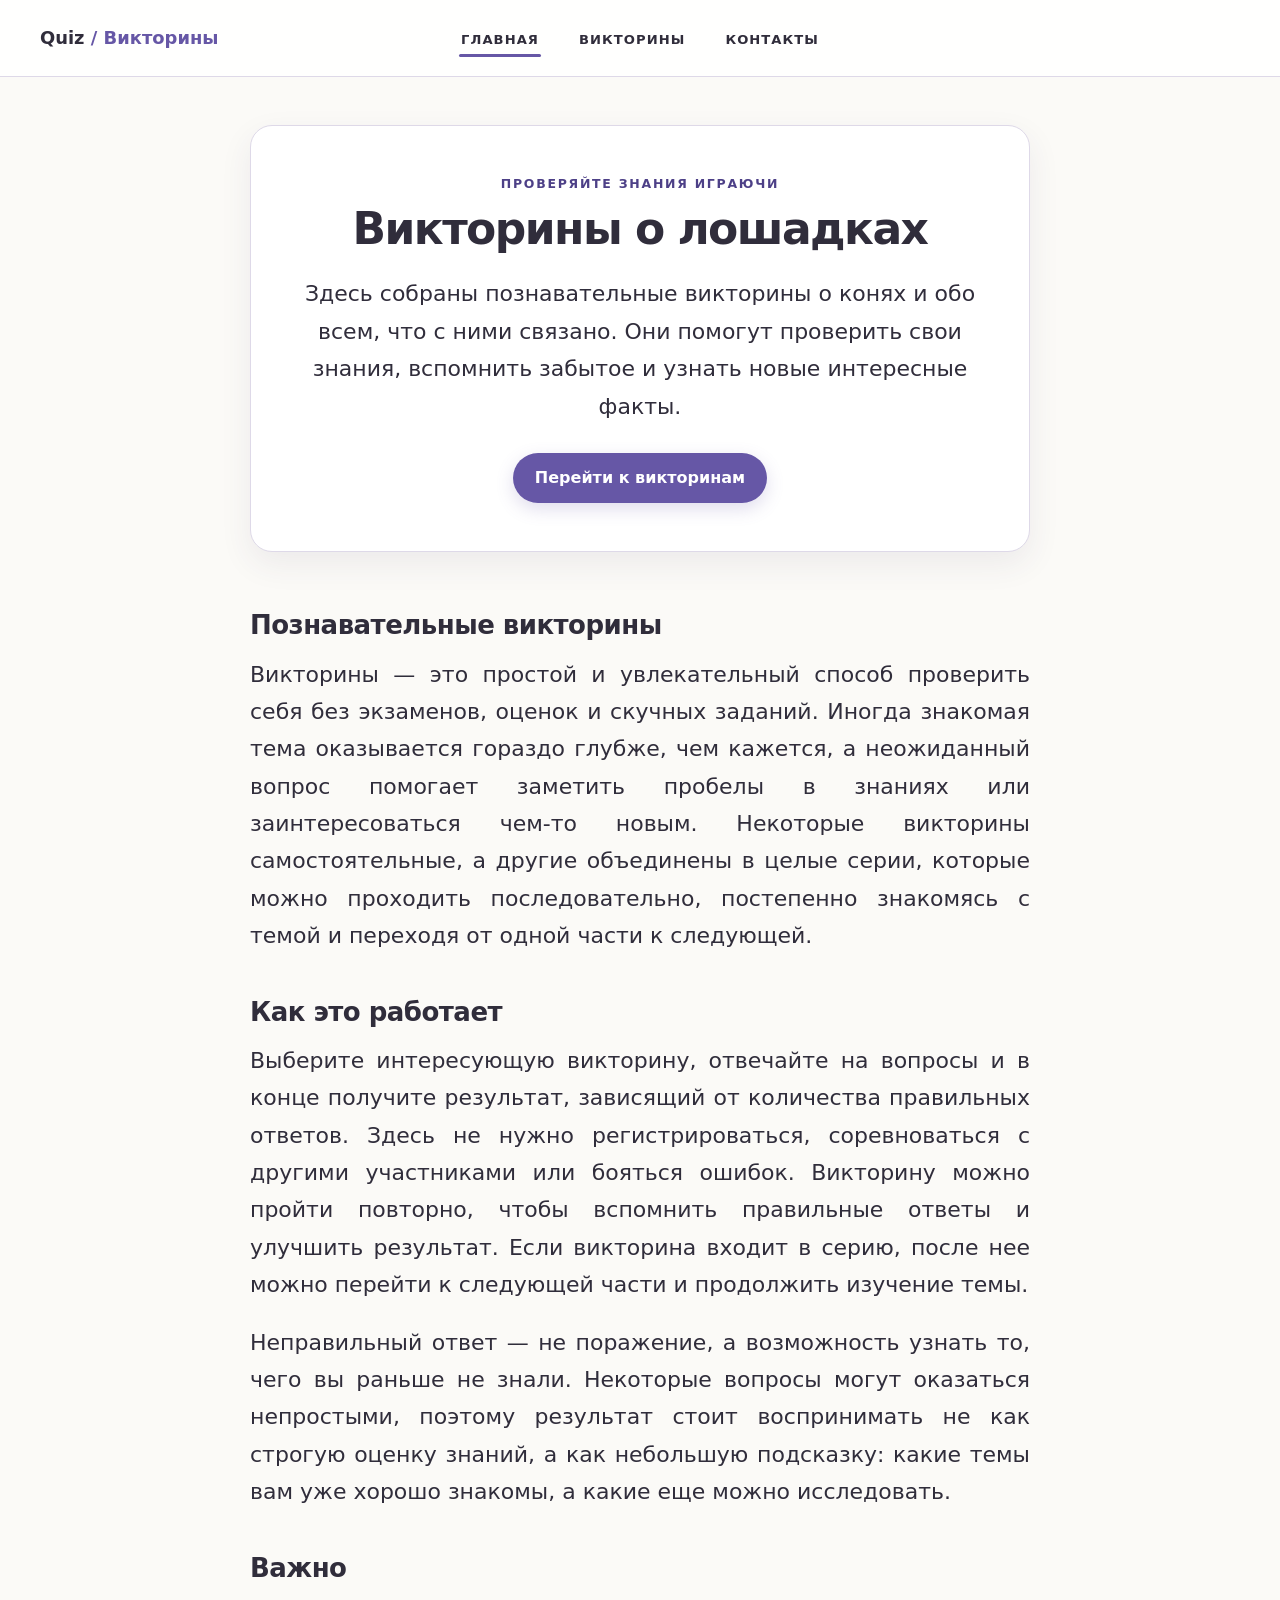
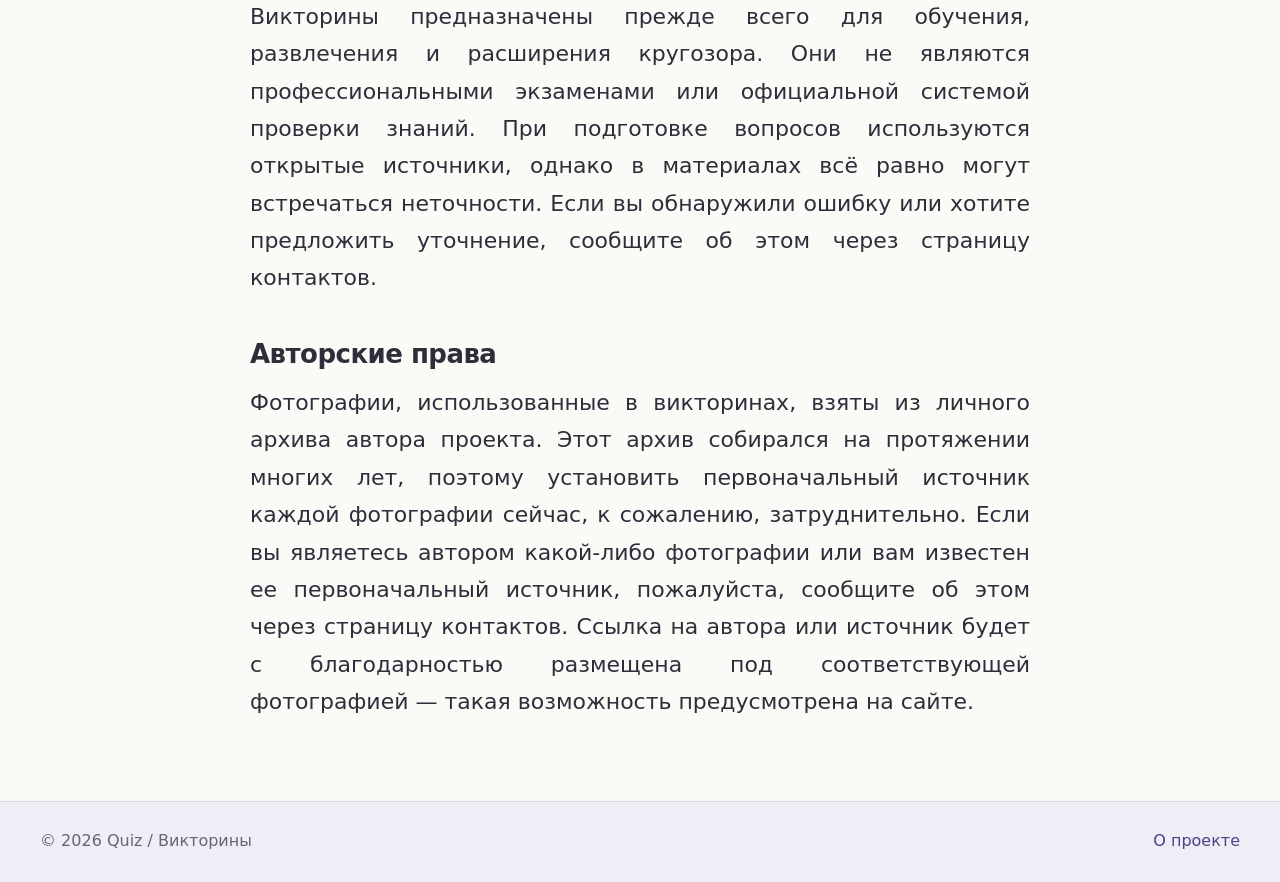
<file: index.html>
<!doctype html>
<html lang="ru">
<head>
  <meta charset="utf-8">
  <meta name="viewport" content="width=device-width, initial-scale=1">
  <meta name="description" content="Русскоязыные викторины на самые разные темы.">
  <title>Викторины о лошадках</title>
  <link rel="stylesheet" href="css/style.css">
  <script src="js/common.js" defer></script>
</head>
<body class="home-page">
  <a class="skip-link" href="#main">К основному содержимому</a>
  <header class="site-header">
    <div class="header-inner">
      <a class="brand" href="index.html" aria-label="Quiz / Викторины — главная">Quiz <span>/ Викторины</span></a>
      <button class="menu-toggle" type="button" aria-expanded="false" aria-controls="site-menu" aria-label="Открыть меню">
        <span aria-hidden="true"></span><span aria-hidden="true"></span><span aria-hidden="true"></span>
      </button>
      <nav class="site-nav" id="site-menu" aria-label="Основная навигация">
        <a href="index.html" aria-current="page">Главная</a>
        <a href="quizzes.html">Викторины</a>
        <a href="contacts.html">Контакты</a>
      </nav>
    </div>
  </header>
  <main id="main" class="home-main">
    <section class="home-intro content-narrow">
      <p class="eyebrow">Проверяйте знания играючи</p>
      <h1 class="page-title">Викторины о лошадках</h1>
      <p class="lead">Здесь собраны познавательные викторины о конях и обо всем, что с ними связано. Они помогут проверить свои знания, вспомнить забытое и узнать новые интересные факты.</p>
      <a class="button" href="quizzes.html">Перейти к викторинам</a>
    </section>

    <div class="home-copy content-narrow">
      <section aria-labelledby="educational-quizzes-title">
        <h2 id="educational-quizzes-title">Познавательные викторины</h2>
        <p>Викторины — это простой и увлекательный способ проверить себя без экзаменов, оценок и скучных заданий. Иногда знакомая тема оказывается гораздо глубже, чем кажется, а неожиданный вопрос помогает заметить пробелы в знаниях или заинтересоваться чем-то новым. Некоторые викторины самостоятельные, а другие объединены в целые серии, которые можно проходить последовательно, постепенно знакомясь с темой и переходя от одной части к следующей.</p>
      </section>

      <section aria-labelledby="how-it-works-title">
        <h2 id="how-it-works-title">Как это работает</h2>
        <p>Выберите интересующую викторину, отвечайте на вопросы и в конце получите результат, зависящий от количества правильных ответов. Здесь не нужно регистрироваться, соревноваться с другими участниками или бояться ошибок. Викторину можно пройти повторно, чтобы вспомнить правильные ответы и улучшить результат. Если викторина входит в серию, после нее можно перейти к следующей части и продолжить изучение темы.</p>
        <p>Неправильный ответ — не поражение, а возможность узнать то, чего вы раньше не знали. Некоторые вопросы могут оказаться непростыми, поэтому результат стоит воспринимать не как строгую оценку знаний, а как небольшую подсказку: какие темы вам уже хорошо знакомы, а какие еще можно исследовать.</p>
      </section>

      <section aria-labelledby="important-title">
        <h2 id="important-title">Важно</h2>
        <p>Викторины предназначены прежде всего для обучения, развлечения и расширения кругозора. Они не являются профессиональными экзаменами или официальной системой проверки знаний. При подготовке вопросов используются открытые источники, однако в материалах всё равно могут встречаться неточности. Если вы обнаружили ошибку или хотите предложить уточнение, сообщите об этом через страницу контактов.</p>
      </section>

      <section aria-labelledby="copyright-title">
        <h2 id="copyright-title">Авторские права</h2>
        <p>Фотографии, использованные в викторинах, взяты из личного архива автора проекта. Этот архив собирался на протяжении многих лет, поэтому установить первоначальный источник каждой фотографии сейчас, к сожалению, затруднительно. Если вы являетесь автором какой-либо фотографии или вам известен ее первоначальный источник, пожалуйста, сообщите об этом через страницу контактов. Ссылка на автора или источник будет с благодарностью размещена под соответствующей фотографией — такая возможность предусмотрена на сайте.</p>
      </section>
    </div>
  </main>
  <footer class="site-footer"><div class="footer-inner"><p>© <span data-current-year></span> Quiz / Викторины</p><a href="contacts.html">О проекте</a></div></footer>
</body>
</html>
</file>
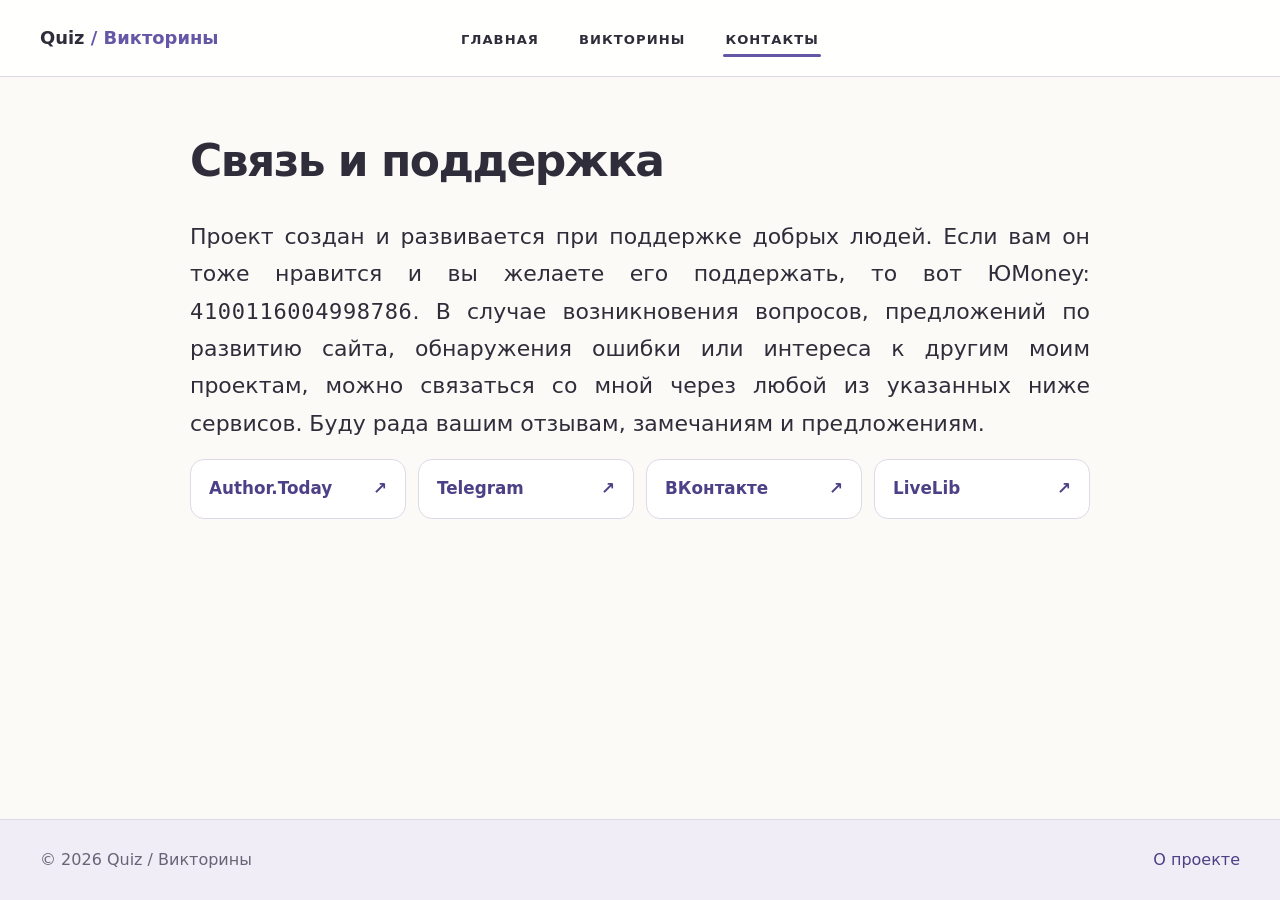
<file: contacts.html>
<!doctype html>
<html lang="ru">
<head>
  <meta charset="utf-8">
  <meta name="viewport" content="width=device-width, initial-scale=1">
  <meta name="description" content="О проекте Quiz / Викторины и контакты автора.">
  <title>О проекте «Викторины о лошадках»</title>
  <link rel="stylesheet" href="css/style.css">
  <script src="js/common.js" defer></script>
</head>
<body class="contacts-page">
  <a class="skip-link" href="#main">К основному содержимому</a>
  <header class="site-header"><div class="header-inner"><a class="brand" href="index.html" aria-label="Quiz / Викторины — главная">Quiz <span>/ Викторины</span></a><button class="menu-toggle" type="button" aria-expanded="false" aria-controls="site-menu" aria-label="Открыть меню"><span aria-hidden="true"></span><span aria-hidden="true"></span><span aria-hidden="true"></span></button><nav class="site-nav" id="site-menu" aria-label="Основная навигация"><a href="index.html">Главная</a><a href="quizzes.html">Викторины</a><a href="contacts.html" aria-current="page">Контакты</a></nav></div></header>
  <main id="main" class="page-main content-narrow">
    <header class="page-heading"><h1 class="page-title">Связь и поддержка</h1></header>
    <div class="prose">
      <div class="donate-block" aria-label="Поддержать проект через ЮMoney">
        <p class="contact-text">Проект создан и развивается при поддержке добрых людей. Если вам он тоже нравится и вы желаете его поддержать, то вот ЮMoney: <span class="copy-donate" data-copy="4100116004998786" title="Нажмите, чтобы скопировать" role="button" tabindex="0">4100116004998786</span>. В случае возникновения вопросов, предложений по развитию сайта, обнаружения ошибки или интереса к другим моим проектам, можно связаться со мной через любой из указанных ниже сервисов. Буду рада вашим отзывам, замечаниям и предложениям.</p>
      </div>
      <ul class="social-links"><li><a href="https://author.today/u/tssrkt" target="_blank" rel="noopener noreferrer">Author.Today <span class="external-mark" aria-hidden="true">↗</span></a></li><li><a href="https://t.me/tssrkt" target="_blank" rel="noopener noreferrer">Telegram <span class="external-mark" aria-hidden="true">↗</span></a></li><li><a href="https://vk.com/ada.king3d" target="_blank" rel="noopener noreferrer">ВКонтакте <span class="external-mark" aria-hidden="true">↗</span></a></li><li><a href="https://www.livelib.ru/reader/ada_king" target="_blank" rel="noopener noreferrer">LiveLib <span class="external-mark" aria-hidden="true">↗</span></a></li></ul>
      <div class="copy-message" role="status" aria-live="polite"></div>
    </div>
  </main>
  <footer class="site-footer"><div class="footer-inner"><p>© <span data-current-year></span> Quiz / Викторины</p><a href="contacts.html">О проекте</a></div></footer>
</body>
</html>
</file>
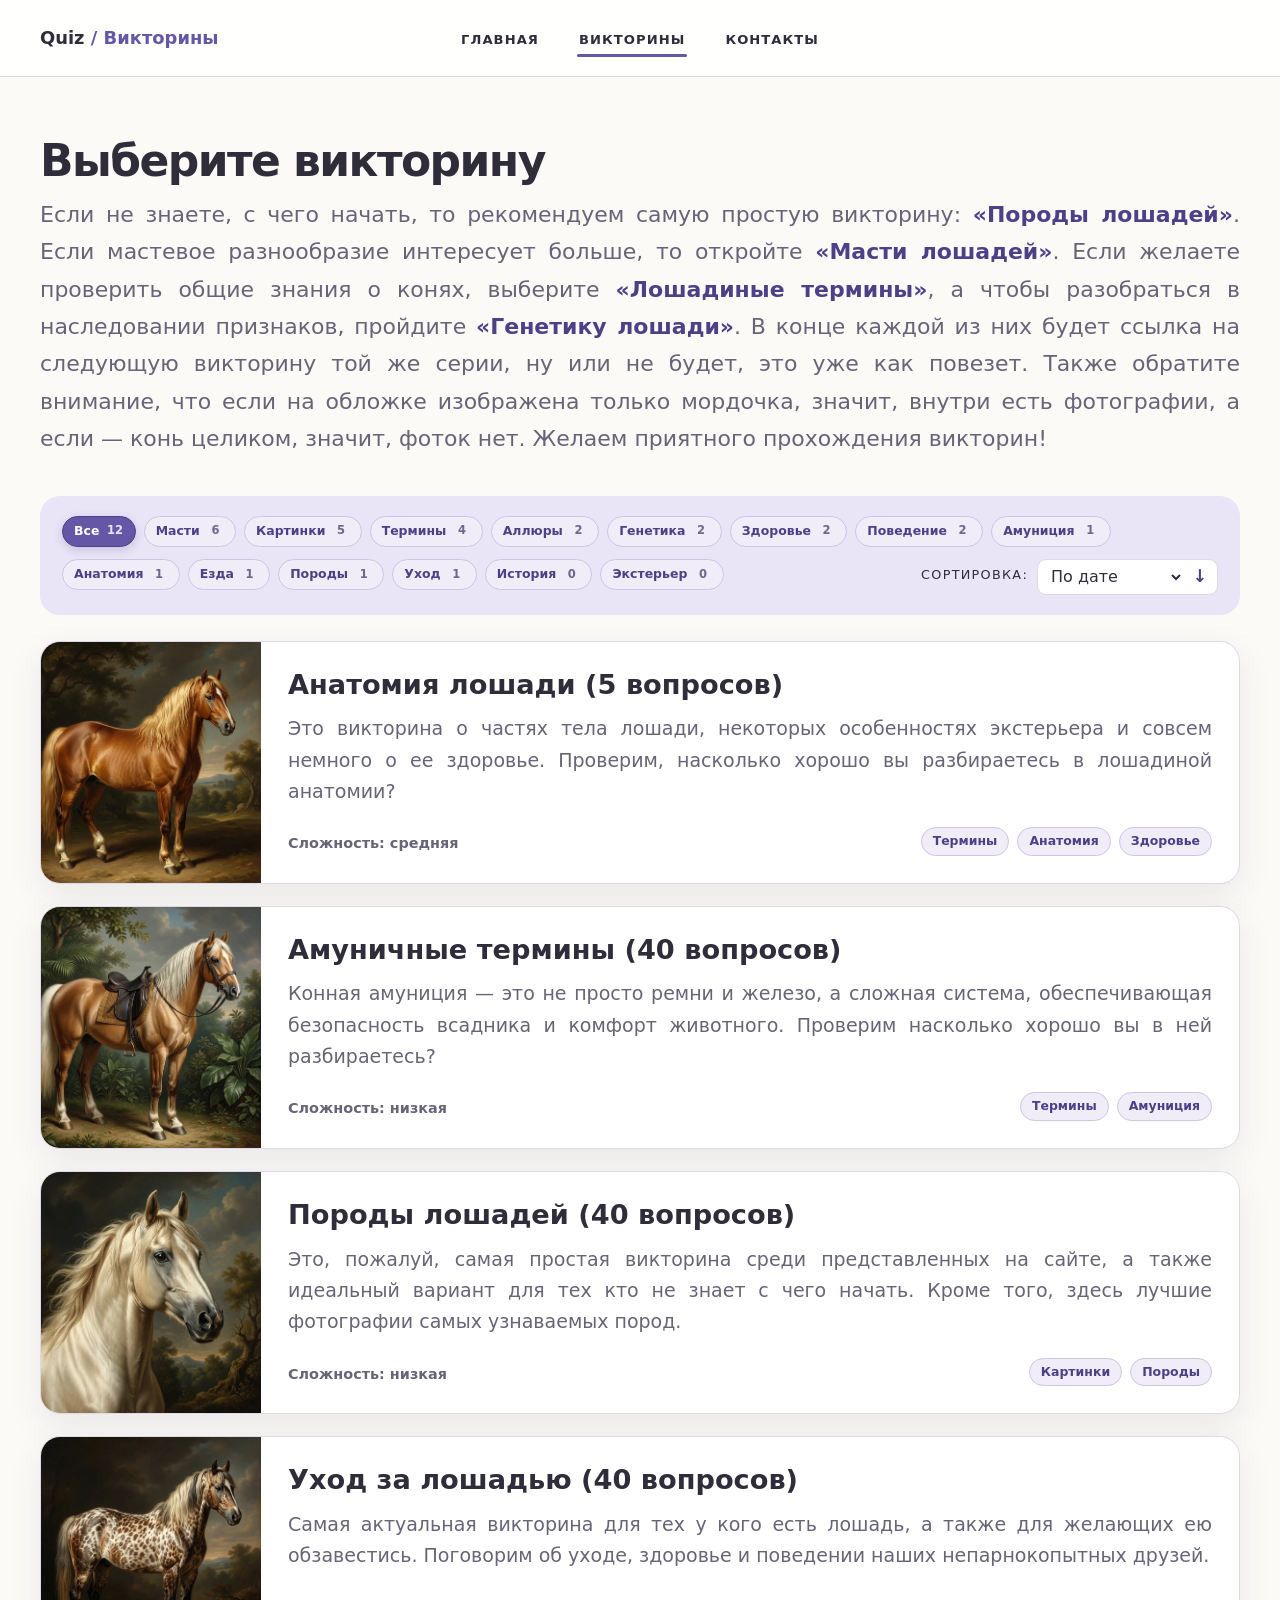
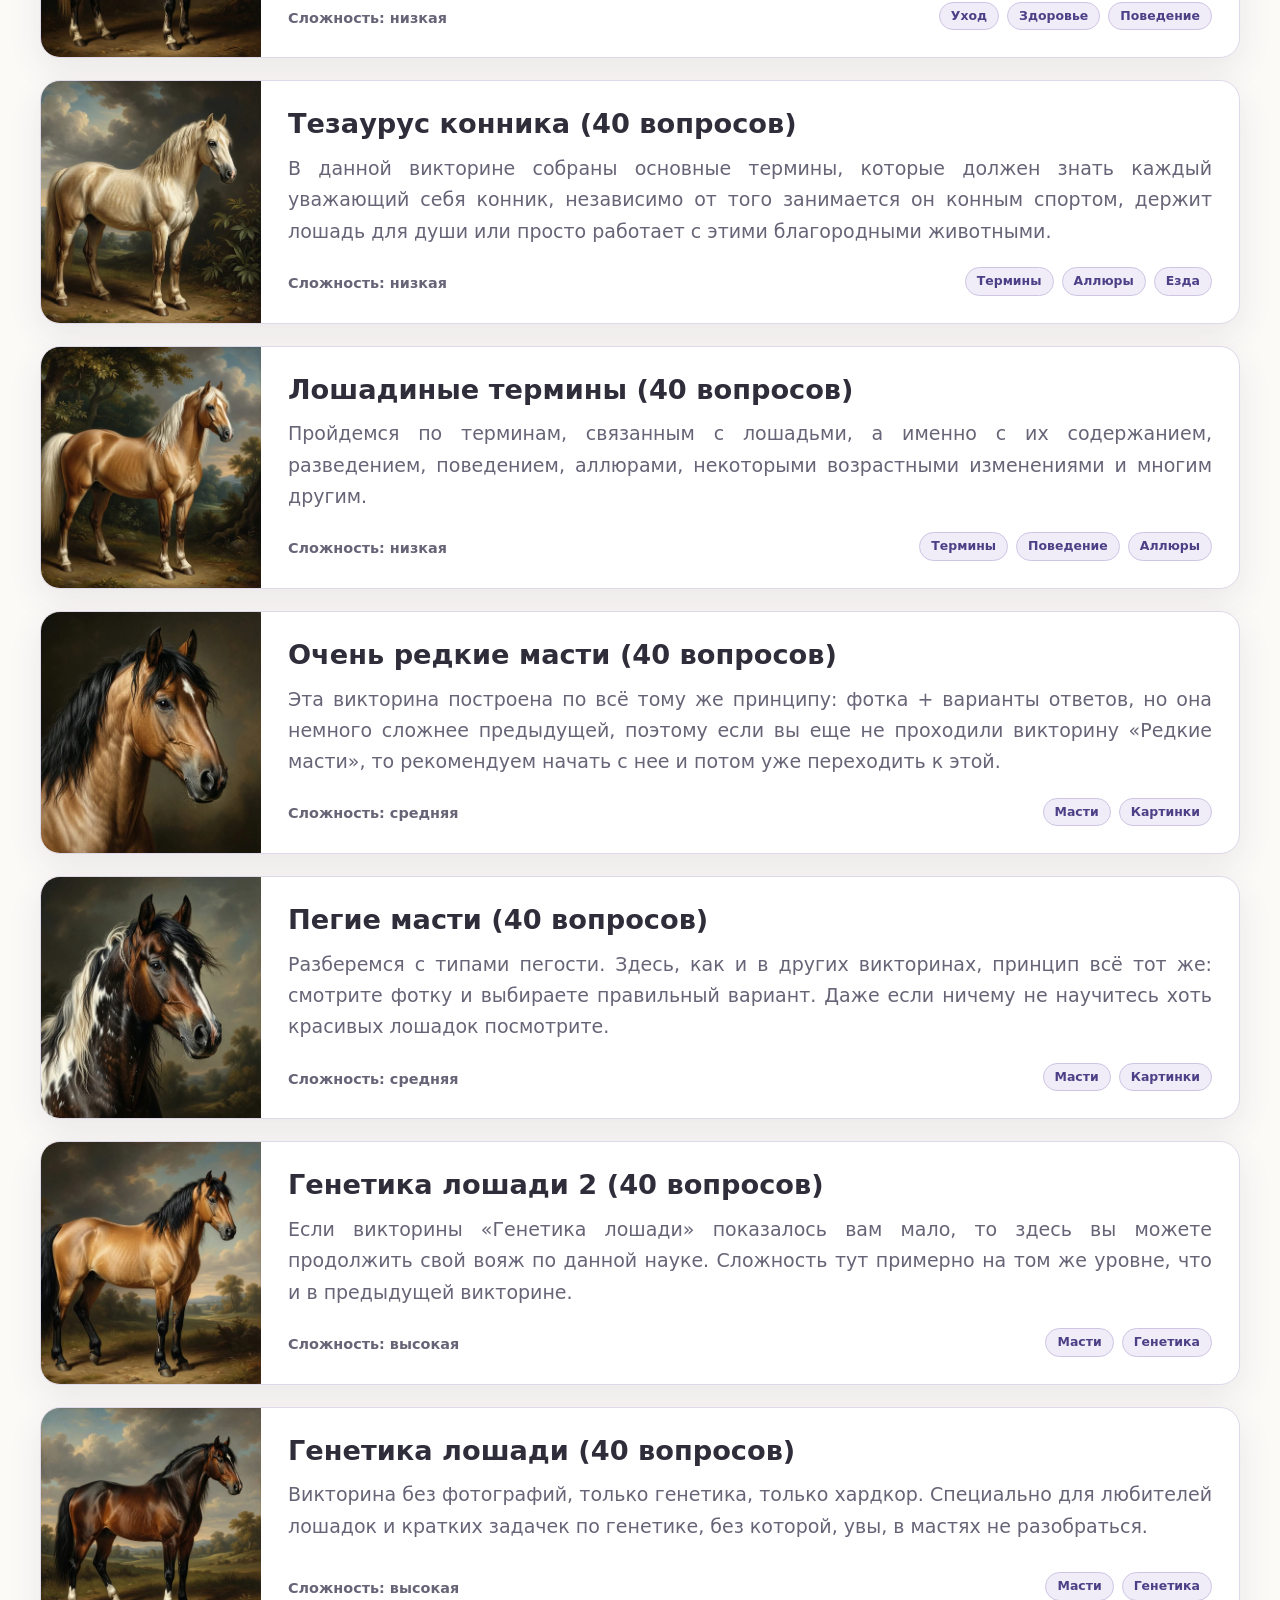
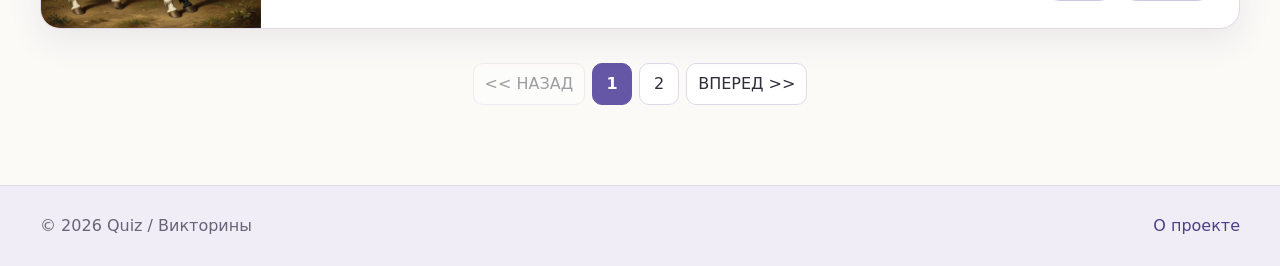
<file: quizzes.html>
<!doctype html>
<html lang="ru">
<head>
  <meta charset="utf-8">
  <meta name="viewport" content="width=device-width, initial-scale=1">
  <meta name="description" content="Каталог русскоязычных викторин.">
  <title>Викторины о лошадках</title>
  <link rel="stylesheet" href="css/style.css">
  <script src="js/common.js" defer></script>
  <script src="js/quizzes.js" defer></script>
</head>
<body>
  <a class="skip-link" href="#main">К основному содержимому</a>
  <header class="site-header">
    <div class="header-inner">
      <a class="brand" href="index.html" aria-label="Quiz / Викторины — главная">Quiz <span>/ Викторины</span></a>
      <button class="menu-toggle" type="button" aria-expanded="false" aria-controls="site-menu" aria-label="Открыть меню"><span aria-hidden="true"></span><span aria-hidden="true"></span><span aria-hidden="true"></span></button>
      <nav class="site-nav" id="site-menu" aria-label="Основная навигация">
        <a href="index.html">Главная</a><a href="quizzes.html" aria-current="page">Викторины</a><a href="contacts.html">Контакты</a>
      </nav>
    </div>
  </header>
  <main id="main" class="page-main container">
    <header class="page-heading">
      <h1 class="page-title">Выберите викторину</h1>
      <p class="catalog-intro">Если не знаете, с чего начать, то рекомендуем самую простую викторину: <a href="https://tssrkt.github.io/quiz/quiz.html?quiz=horse-breeds" target="_blank" rel="noopener noreferrer">«Породы лошадей»</a>. Если мастевое разнообразие интересует больше, то откройте <a href="https://tssrkt.github.io/quiz/quiz.html?quiz=horse-colors" target="_blank" rel="noopener noreferrer">«Масти лошадей»</a>. Если желаете проверить общие знания о конях, выберите <a href="https://tssrkt.github.io/quiz/quiz.html?quiz=horse-words" target="_blank" rel="noopener noreferrer">«Лошадиные термины»</a>, а чтобы разобраться в наследовании признаков, пройдите <a href="https://tssrkt.github.io/quiz/quiz.html?quiz=horse-genetics" target="_blank" rel="noopener noreferrer">«Генетику лошади»</a>. В конце каждой из них будет ссылка на следующую викторину той же серии, ну или не будет, это уже как повезет. Также обратите внимание, что если на обложке изображена только мордочка, значит, внутри есть фотографии, а если — конь целиком, значит, фоток нет. Желаем приятного прохождения викторин!</p>
    </header>
    <section class="catalog-tools" id="catalog-start" aria-label="Инструменты каталога">
      <div class="tag-list" id="tag-list" aria-live="polite"><span class="tag is-muted">Загрузка…</span></div>
      <div class="sort-tool"><label class="tool-title" for="sort-criterion">Сортировка:</label><div class="sort-control" id="sort-control"><select id="sort-criterion" aria-label="Критерий сортировки"><option value="date">По дате</option><option value="difficulty">По сложности</option><option value="title">По алфавиту</option></select><button class="sort-direction" type="button" data-sort-direction title="Сначала новые" aria-label="Сначала новые">↓</button></div></div>
    </section>
    <p class="catalog-status" id="catalog-status" role="status" hidden></p>
    <section aria-labelledby="quiz-list-title"><h2 class="visually-hidden" id="quiz-list-title">Список викторин</h2><div class="quiz-list" id="quiz-list" aria-live="polite" aria-busy="true"><div class="loading-card">Загружаем викторины…</div></div></section>
    <nav class="pagination" id="pagination" aria-label="Страницы каталога" hidden></nav>
  </main>
  <footer class="site-footer"><div class="footer-inner"><p>© <span data-current-year></span> Quiz / Викторины</p><a href="contacts.html">О проекте</a></div></footer>
</body>
</html>
</file>
<file: css/style.css>
:root{--bg:#fbfaf7;--surface:#fff;--ink:#302d3b;--muted:#686477;--primary:#6657a6;--primary-dark:#4d4087;--lavender:#e9e4f6;--mint:#dcefe8;--peach:#f7e5d9;--line:#ded9e8;--shadow:0 12px 34px rgba(68,56,94,.09);--radius:20px;--container:1200px;--narrow:900px}
*{box-sizing:border-box}html{scroll-behavior:smooth}body{margin:0;min-width:0;background:var(--bg);color:var(--ink);font-family:Inter,ui-sans-serif,system-ui,-apple-system,"Segoe UI",sans-serif;font-size:16px;line-height:1.65;overflow-wrap:break-word}img{display:block;max-width:100%}a{color:var(--primary-dark);text-underline-offset:.2em}button,select{font:inherit}button,a,select{outline-offset:4px}:focus-visible{outline:3px solid #9a74c5}.container,.header-inner,.footer-inner{width:min(100% - 48px,var(--container));margin-inline:auto}.content-narrow{width:min(100% - 48px,var(--narrow));margin-inline:auto}.visually-hidden{position:absolute!important;width:1px;height:1px;padding:0;margin:-1px;overflow:hidden;clip:rect(0,0,0,0);white-space:nowrap;border:0}.skip-link{position:fixed;z-index:100;left:16px;top:12px;padding:10px 16px;background:var(--ink);color:#fff;border-radius:8px;transform:translateY(-180%)}.skip-link:focus{transform:none}
.site-header{position:relative;z-index:10;background:rgba(255,255,255,.94);border-bottom:1px solid var(--line)}.header-inner{min-height:76px;display:grid;grid-template-columns:1fr auto 1fr;align-items:center;gap:24px}.brand{font-weight:800;font-size:1.12rem;text-decoration:none;color:var(--ink)}.brand span{font-weight:600;color:var(--primary)}.site-nav{grid-column:2;display:flex;gap:36px;align-items:center}.site-nav a{position:relative;padding:26px 2px 22px;color:var(--ink);font-size:.82rem;font-weight:800;letter-spacing:.08em;text-decoration:none;text-transform:uppercase}.site-nav a:hover{color:var(--primary-dark)}.site-nav a[aria-current=page]::after{content:"";position:absolute;left:0;right:0;bottom:16px;height:3px;background:var(--primary);border-radius:3px}.menu-toggle{display:none}
main{min-height:calc(100vh - 157px)}.hero{padding-block:92px 72px;text-align:center}.hero::before{content:"?";display:grid;place-items:center;width:74px;height:74px;margin:0 auto 20px;background:var(--lavender);color:var(--primary);font:800 2rem/1 serif;border-radius:24px;transform:rotate(-4deg)}h1,h2,h3{line-height:1.2;margin-top:0}h1{font-size:clamp(2.35rem,7vw,4.6rem);letter-spacing:-.045em;margin-bottom:18px}h2{font-size:clamp(1.6rem,4vw,2.35rem)}.lead{max-width:700px;margin:0 auto 28px;color:var(--muted);font-size:clamp(1.05rem,2vw,1.25rem)}.eyebrow{margin:0 0 8px;color:var(--primary-dark);font-size:.78rem;font-weight:800;letter-spacing:.14em;text-transform:uppercase}.button,.copy-button{display:inline-flex;justify-content:center;align-items:center;border:0;border-radius:999px;background:var(--primary);color:#fff;padding:12px 22px;font-weight:750;text-decoration:none;cursor:pointer;box-shadow:0 6px 18px rgba(102,87,166,.2)}.button:hover,.copy-button:hover{background:var(--primary-dark)}.section{padding-block:32px 80px}.empty-state,.error-state,.loading-card{padding:34px;border:1px dashed #bbb2d2;background:var(--surface);border-radius:var(--radius);text-align:center}.empty-state-icon{display:grid;place-items:center;width:48px;height:48px;margin:0 auto 12px;background:var(--mint);border-radius:50%;font-weight:900}.text-link{font-weight:750}.site-footer{background:#f1edf6;border-top:1px solid var(--line)}.footer-inner{min-height:80px;display:flex;justify-content:space-between;align-items:center;gap:20px}.footer-inner p{margin:0;color:var(--muted)}.site-footer .footer-inner>a,.site-footer .footer-inner>a:hover{text-decoration:none}
.page-main{padding-block:58px 80px}.page-heading{margin-bottom:38px}.page-heading h1{font-size:clamp(2.2rem,6vw,3.6rem);margin-bottom:8px}.page-heading>p:last-child{color:var(--muted);margin:0}.catalog-tools{display:flex;justify-content:space-between;align-items:end;gap:30px;padding:20px 22px;margin-bottom:26px;background:var(--lavender);border-radius:var(--radius)}.tool-title{font-size:.8rem;text-transform:uppercase;letter-spacing:.1em;margin-bottom:9px}.tag-placeholder,.quiz-tags{display:flex;flex-wrap:wrap;gap:8px}.tag{display:inline-flex;padding:3px 11px;border-radius:999px;background:#f0edf8;color:var(--primary-dark);font-size:.78rem;font-weight:700;text-decoration:none;border:1px solid #cec5e4}.tag:hover{background:#e6e0f3;border-color:#aa9dce}.tag.is-static,.tag.is-muted{pointer-events:none}.tag.is-muted{background:#eee;color:var(--muted)}.sort-placeholder{display:grid;grid-template-columns:auto auto;align-items:center;gap:2px 10px}.sort-placeholder label{font-size:.78rem;font-weight:800}.sort-placeholder select{padding:7px 28px 7px 10px;border:1px solid var(--line);border-radius:9px;background:#fff;color:var(--muted)}.sort-placeholder small{grid-column:2;color:var(--muted)}.quiz-list{display:grid;gap:22px}.quiz-card{display:grid;grid-template-columns:220px minmax(0,1fr);min-height:220px;background:var(--surface);border:1px solid var(--line);border-radius:var(--radius);overflow:hidden;box-shadow:var(--shadow)}.quiz-cover{aspect-ratio:1;background:var(--peach)}.quiz-cover img{width:100%;height:100%;object-fit:cover}.cover-placeholder{height:100%;display:grid;place-content:center;text-align:center;color:#865c4e;background:linear-gradient(145deg,var(--peach),#f3dcd5)}.cover-placeholder span{font:800 4rem/1 Georgia,serif}.cover-placeholder small{font-weight:900;letter-spacing:.2em;text-transform:uppercase}.quiz-card-body{min-width:0;display:flex;flex-direction:column;justify-content:space-between;padding:27px}.quiz-card h3{margin-bottom:12px;font-size:clamp(1.25rem,3vw,1.7rem)}.quiz-card h3 span{font-weight:500;color:var(--muted);font-size:.8em}.quiz-card p{margin:0;color:var(--muted)}.quiz-tags{padding-top:20px}.pagination-placeholder{display:flex;justify-content:center;align-items:center;gap:18px;margin-top:34px;color:var(--muted)}.pagination-placeholder button{padding:7px 12px;border:1px solid var(--line);border-radius:9px;background:#fff}.error-state{border-color:#d9a6a6;background:#fff7f6}.error-state p{margin-bottom:0}
.prose{font-size:1.05rem}.prose>p{margin-block:0 26px}.contact-text{font-size:calc(1.05rem + 3px)}.donate-block{margin:-8px 0 0}.donate-block .contact-text{margin:0}.prose>.contact-text{margin:0}.copy-donate{display:inline;padding:0;color:inherit;background:transparent;border:0;font-family:ui-monospace,SFMono-Regular,Consolas,monospace;font-size:inherit;letter-spacing:.03em;white-space:nowrap;cursor:pointer}.copy-donate:hover,.copy-donate:focus-visible{color:inherit;font-weight:800;outline:none}.copy-message{margin-top:8px;color:var(--muted);font-size:.88rem;font-weight:700;text-align:center}.copy-message:empty{display:none}.contacts-page main{min-height:0}.social-links{display:grid;grid-template-columns:repeat(4,minmax(140px,1fr));gap:12px;padding:0;overflow:visible;list-style:none}.social-links a{display:flex;justify-content:space-between;padding:15px 18px;border:1px solid var(--line);border-radius:14px;background:var(--surface);font-weight:750;text-decoration:none}.social-links a:hover,.social-links a:focus-visible{border-color:#aca1ca;box-shadow:var(--shadow)}
@media(max-width:768px){.container,.header-inner,.footer-inner,.content-narrow{width:min(100% - 32px,var(--container))}.header-inner{display:flex;justify-content:space-between;min-height:66px}.menu-toggle{display:grid;place-content:center;gap:5px;width:44px;height:44px;border:1px solid var(--line);border-radius:12px;background:#fff;cursor:pointer}.menu-toggle span{display:block;width:22px;height:2px;background:var(--ink);border-radius:2px;transition:transform .2s,opacity .2s}.menu-toggle[aria-expanded=true] span:nth-child(1){transform:translateY(7px) rotate(45deg)}.menu-toggle[aria-expanded=true] span:nth-child(2){opacity:0}.menu-toggle[aria-expanded=true] span:nth-child(3){transform:translateY(-7px) rotate(-45deg)}.site-nav{display:none;position:absolute;top:58px;right:16px;width:min(280px,calc(100vw - 32px));padding:10px;background:#fff;border:1px solid var(--line);border-radius:16px;box-shadow:var(--shadow)}.site-nav.is-open{display:grid}.site-nav a{padding:13px 15px;border-radius:10px}.site-nav a[aria-current=page]{background:var(--lavender)}.site-nav a[aria-current=page]::after{display:none}.hero{padding-block:58px 50px}.page-main{padding-block:40px 64px}.sort-placeholder{align-self:start}.quiz-card{grid-template-columns:150px minmax(0,1fr);min-height:150px}.quiz-card-body{padding:20px}.footer-inner{padding-block:18px}.social-links{grid-template-columns:repeat(4,minmax(140px,1fr));padding:12px 24px 32px;overflow-x:auto;overflow-y:hidden;overscroll-behavior-x:contain;scrollbar-width:thin}}
@media(max-width:520px){.brand span{display:none}.quiz-card{grid-template-columns:1fr}.quiz-cover{width:100%;max-height:260px}.quiz-card-body{min-height:210px}.pagination-placeholder{gap:8px;font-size:.86rem}.copy-button{margin-left:0}.footer-inner{align-items:flex-start;flex-direction:column;justify-content:center;gap:5px}}
@media(prefers-reduced-motion:reduce){html{scroll-behavior:auto}*,*::before,*::after{animation-duration:.01ms!important;animation-iteration-count:1!important;transition-duration:.01ms!important}}

/* Полноценные инструменты каталога */
.catalog-tools{align-items:flex-end;flex-wrap:wrap}.tag-tool{min-width:0;flex:1 1 540px}.tag-scroll-shell,.tag-viewport{min-width:0}.tag-viewport{max-width:100%}.tag-list{display:flex;flex-wrap:wrap;gap:8px;width:100%;padding:2px}.catalog-tag{display:inline-flex;align-items:center;gap:7px;min-height:31px;padding:3px 11px;border:1px solid #cec5e4;border-radius:999px;background:#f0edf8;color:var(--primary-dark);font-family:inherit;font-size:.78rem;font-weight:700;line-height:1.35;white-space:nowrap;cursor:pointer}.catalog-tag:hover{background:#e6e0f3;border-color:#aa9dce}.catalog-tag small{min-width:1.5em;color:#71668f;font-size:.72rem;font-weight:650;text-align:center}.catalog-tag.is-active{border-color:var(--primary-dark);background:var(--primary);color:#fff;box-shadow:0 3px 10px rgba(77,64,135,.2)}.catalog-tag.is-active small{color:#e8e3f8}.sort-tool{display:flex;flex:0 0 auto;align-items:center;flex-wrap:wrap;gap:9px;margin-left:auto}.sort-tool>.tool-title{margin:0}.sort-control{display:inline-flex;align-items:center;gap:0;padding:1px;background:#fff;border:1px solid var(--line);border-radius:9px}.sort-control select{width:132px;min-height:34px;padding:5px 20px 5px 8px;border:0;border-radius:7px;background:#fff;color:var(--ink);font:inherit;cursor:pointer}.sort-direction{display:grid;place-items:center;min-width:32px;min-height:32px;padding:0;border:0;border-radius:7px;background:transparent;color:var(--primary-dark);font-size:1.1rem;font-weight:900;cursor:pointer}.sort-direction:hover,.sort-direction:focus-visible{background:var(--lavender)}.catalog-status{margin:-10px 0 22px;padding:10px 14px;border-radius:10px;background:#fff5df;color:#67532c;font-size:.9rem}.quiz-card{position:relative}.quiz-card-link{position:absolute;z-index:1;inset:0;border-radius:inherit}.quiz-card-link:focus-visible{outline:4px solid #9a74c5;outline-offset:-5px}.quiz-cover,.quiz-card-body{position:relative}.quiz-tags{position:relative;z-index:2;justify-content:flex-end;align-self:flex-end}.quiz-tags .tag{font-family:inherit;cursor:pointer}.quiz-card h3,.quiz-card p{overflow-wrap:anywhere}.pagination{display:flex;justify-content:center;align-items:center;flex-wrap:wrap;gap:7px;margin-top:34px}.pagination[hidden]{display:none}.pagination button{min-width:40px;min-height:40px;padding:7px 11px;border:1px solid var(--line);border-radius:10px;background:#fff;color:var(--ink);cursor:pointer}.pagination button:hover:not(:disabled){border-color:var(--primary);color:var(--primary-dark)}.pagination button.is-active{border-color:var(--primary);background:var(--primary);color:#fff;font-weight:800}.pagination button:disabled{opacity:.45;cursor:default;pointer-events:none}.pagination-ellipsis{padding-inline:4px;color:var(--muted)}

@media(max-width:768px){.catalog-tools{gap:20px}.quiz-tags{justify-content:flex-end;align-self:flex-end}}
@media(max-width:520px){.quiz-card{grid-template-columns:108px minmax(0,1fr);min-height:150px}.quiz-cover{width:auto;max-height:none;align-self:start}.quiz-card-body{min-height:150px;padding:15px}.quiz-card h3{font-size:1.05rem}.quiz-card p{font-size:.9rem;line-height:1.5}.quiz-card .quiz-card-description{font-size:calc(.9rem + 3px)}.quiz-card-meta{align-items:flex-start;gap:9px;padding-top:13px}.quiz-tags{gap:5px;padding-top:13px}.quiz-tags .tag{padding:2px 8px;font-size:.72rem}.pagination{gap:5px}.pagination button{min-width:36px;min-height:36px;padding:5px 8px}.pagination button span{position:absolute;width:1px;height:1px;overflow:hidden;clip:rect(0,0,0,0);white-space:nowrap}}

/* Страница прохождения */
.preview-banner{margin-bottom:20px;padding:13px 18px;border:1px solid #d39b3c;border-radius:12px;background:#fff1cf;color:#654716;font-weight:800}.quiz-intro,.question-card,.result-card{padding:clamp(24px,5vw,48px);border:1px solid var(--line);border-radius:var(--radius);background:var(--surface);box-shadow:var(--shadow)}.quiz-intro{text-align:center}.quiz-intro h1,.result-card h1{font-size:clamp(2rem,6vw,3.4rem)}.quiz-progress{display:flex;align-items:center;justify-content:space-between;gap:18px;margin-bottom:24px;color:var(--muted);font-weight:700}.quiz-progress>span{flex:0 0 auto;white-space:nowrap}.quiz-progress progress{flex:1 1 auto;width:auto;min-width:0;accent-color:var(--primary)}.question-image{width:800px;max-width:100%;margin:0 auto 25px}.question-image img{width:800px;max-width:100%;height:auto;border-radius:15px;background:var(--peach)}.question-image figcaption{width:100%;margin-top:6px;color:var(--muted);font-size:.78rem;text-align:right}.question-card h1{font-size:clamp(1.45rem,4vw,2.2rem)}.answer-option{display:flex;align-items:flex-start;gap:12px;padding:13px 16px;margin-top:10px;border:1px solid var(--line);border-radius:13px;background:#fff;cursor:pointer}.answer-option:has(input:focus-visible){outline:3px solid #9a74c5;outline-offset:2px}.answer-option input{margin-top:.38em;accent-color:var(--primary)}.answer-option.is-correct{border-color:#5c9a75;background:#e6f4eb}.answer-option.is-wrong{border-color:#bd7777;background:#fae8e8}.answer-submit{margin-top:22px}.answer-feedback{margin-top:22px;padding:18px;border-radius:14px;background:var(--lavender)}.answer-feedback p{margin:7px 0 17px}.result-card{text-align:center}.result-actions{display:flex;justify-content:center;flex-wrap:wrap;gap:12px;margin-top:26px}.button-secondary{background:#fff;color:var(--primary-dark);border:1px solid var(--primary)}
.quiz-card-description{font-size:calc(1rem + 3px)}.quiz-card-meta{position:relative;z-index:2;display:flex;align-items:flex-end;justify-content:space-between;flex-wrap:wrap;gap:12px 24px;padding-top:20px}.quiz-card-difficulty{flex:0 0 auto;color:var(--muted);font-size:.9rem;font-weight:700}.quiz-card-meta .quiz-tags{padding-top:0}
.quiz-card{grid-template-columns:220px minmax(0,1fr);max-height:440px}.quiz-cover{width:220px;height:100%;min-height:220px;aspect-ratio:auto}.quiz-cover img{width:100%;height:100%;object-fit:cover;object-position:right center}.cover-placeholder{min-height:100%}@media(max-width:700px){.quiz-card{grid-template-columns:1fr;max-height:none}.quiz-cover{width:100%;height:auto;min-height:0;aspect-ratio:1}.quiz-cover img{object-position:center}.quiz-card-body{min-height:0}}
.quiz-intro-cover{width:min(320px,100%);aspect-ratio:1;margin:0 auto 24px;border-radius:18px;object-fit:cover}.quiz-intro-actions,.share-actions{display:flex;justify-content:center;flex-wrap:wrap;gap:10px}.quiz-name{margin:0 0 12px;color:var(--primary-dark);font-weight:800}.answer-list{display:grid;gap:10px}.answer-option{width:100%;align-items:center;margin:0;text-align:left;font:inherit;transition:background-color .15s ease,border-color .15s ease,color .15s ease}.answer-option:disabled{color:var(--ink);cursor:default;opacity:1}.answer-option:not(:disabled):not(.is-correct):not(.is-wrong):focus-visible{border-color:#aaa0d2;background:#f0edff;color:var(--ink);outline:3px solid #9a74c5;outline-offset:2px}.answer-icon{display:inline-grid;flex:0 0 24px;place-items:center;width:24px;height:24px;border:2px solid currentColor;border-radius:50%;font-weight:900}.answer-option.is-correct{color:#285d3c}.answer-option.is-wrong{color:#7d3030}.answer-feedback.is-success{background:#e6f4eb;color:#285d3c}.answer-feedback.is-error{background:#fae8e8;color:#642929}.answer-feedback-placeholder{min-height:1px}.share-actions{margin-top:24px}.result-card .button{border:1px solid var(--primary);background:#fff;color:var(--primary-dark);box-shadow:none}.result-card .button:hover,.result-card .button:focus-visible{border-color:var(--primary-dark);background:var(--primary-dark);color:#fff}.share-status{min-height:1.6em;color:var(--primary-dark);font-weight:750}.copy-helper{position:fixed;left:-9999px;opacity:0}.confetti-layer{position:fixed;z-index:1000;inset:0;overflow:hidden;pointer-events:none}.confetti-piece{position:absolute;top:-20px;left:var(--x);width:9px;height:15px;border-radius:2px;animation:confetti-fall 900ms ease-out var(--delay) forwards}.confetti-0{background:#6657a6}.confetti-1{background:#6ea98c}.confetti-2{background:#d28b71}.confetti-3{background:#d1aa45}@keyframes confetti-fall{to{transform:translateY(70vh) rotate(var(--spin));opacity:0}}
.result-summary{margin:14px 0 0;color:#6F5878;font-size:clamp(1.35rem,4vw,2rem);font-weight:850}.result-recommendation{max-width:760px;margin:22px auto 0;padding:clamp(18px,4vw,26px);border:1px solid var(--line);border-radius:16px;background:var(--lavender);font-size:calc(1rem + 5px);text-align:left}.result-recommendation p{margin:0}.result-recommendation__articles{display:block;width:max-content;max-width:100%;margin:20px auto 0;padding:5px 9px;color:var(--primary-dark);font-size:clamp(calc(1.15rem + 2px),calc(3vw + 2px),calc(1.4rem + 2px));font-weight:900;text-align:center;text-decoration:none;transition:transform .16s ease,filter .16s ease}.result-recommendation__articles-content{display:inline-flex;align-items:center}.result-recommendation__articles:focus-visible{outline:none;transform:translateY(-2px);filter:drop-shadow(0 3px 7px rgba(255,255,255,.85))}.share-status:empty{display:none}.share-status:not(:empty){margin:12px 0 0}.share-status:empty+.result-actions{margin-top:10px}
.next-quiz{margin-top:30px;text-align:center}.next-quiz__label{margin:0 0 5px;color:#6F5878;font-size:.78rem;font-weight:800;letter-spacing:.14em;text-transform:uppercase}.next-quiz__link{display:inline-block;max-width:100%;padding:4px 8px;color:var(--primary-dark);font-size:clamp(1.05rem,2.5vw,1.25rem);font-weight:850;line-height:1.35;text-decoration:none;transition:transform .16s ease,filter .16s ease}.next-quiz__link span{display:inline-block}.next-quiz__link:focus-visible{outline:none;transform:translateY(-2px);filter:drop-shadow(0 3px 7px rgba(255,255,255,.85))}
@media(hover:hover) and (pointer:fine){.result-recommendation__articles:hover{transform:translateY(-2px);filter:drop-shadow(0 3px 7px rgba(255,255,255,.85))}}
@media(hover:hover) and (pointer:fine){.next-quiz__link:hover{transform:translateY(-2px);filter:drop-shadow(0 3px 7px rgba(255,255,255,.85))}}
@media(hover:hover) and (pointer:fine){.answer-option:not(:disabled):not(.is-correct):not(.is-wrong):hover{border-color:#aaa0d2;background:#f0edff;color:var(--ink)}}
.content-narrow.quiz-layout-wide{width:min(100% - 32px,1400px)}.question-card--with-image{padding:32px}.question-layout{display:grid;grid-template-columns:minmax(0,800px);justify-content:center;align-items:start;gap:32px}.question-layout .question-image{margin:0 auto}.question-content{width:min(800px,100%);min-width:0;overflow-wrap:anywhere}.question-card:not(.question-card--with-image) .question-content{width:100%}.question-content .answer-option{width:100%;min-width:0}.question-content .answer-feedback{overflow-wrap:anywhere}@media(min-width:1432px){.question-layout{grid-template-columns:800px 500px}.question-content{width:500px;max-width:100%}}
.answer-option>span:not(.answer-icon):not(.visually-hidden),.answer-feedback>strong,.answer-feedback>p{font-size:calc(1rem + 3px)}
@media(max-width:520px){.quiz-progress{align-items:stretch;flex-direction:column;gap:8px}.quiz-progress progress{width:100%}.question-card,.quiz-intro,.result-card{padding:20px}.share-actions,.result-actions,.quiz-intro-actions{align-items:stretch;flex-direction:column}.share-actions .button,.result-actions .button,.quiz-intro-actions .button{width:100%}}

/* Главная страница */
.page-title,h1.page-title{font-family:inherit;font-size:clamp(2.25rem,5vw,2.75rem);font-weight:700;line-height:1.2;letter-spacing:-.035em}.home-page .home-main{padding-bottom:80px}.home-page .home-intro{width:min(100% - 48px,780px);margin-top:48px;margin-bottom:58px;padding:48px 36px;border:1px solid var(--line);border-radius:22px;background:var(--surface);box-shadow:0 12px 32px rgba(68,56,94,.08);text-align:center}.home-page .home-intro .page-title{margin-bottom:20px}.home-page .home-intro .lead{max-width:100%;color:var(--ink);font-size:1.375rem;font-weight:400;line-height:1.7}.home-page .home-copy{max-width:780px}.home-page .home-copy section+section{margin-top:42px}.home-page .home-copy h2{margin-bottom:14px;font-size:1.625rem;letter-spacing:-.02em;text-align:left}.home-page .home-copy p{margin:0;color:var(--ink);font-size:1.375rem;font-weight:400;line-height:1.7;text-align:justify;text-align-last:left;hyphens:auto}.home-page .home-copy p+p{margin-top:20px}.contacts-page .contact-text{font-size:1.375rem;font-weight:400;line-height:1.7}
.page-heading>.catalog-intro{width:100%;margin:0;color:var(--ink);font-size:1.375rem;font-weight:400;line-height:1.7;text-align:justify;text-align-last:left;hyphens:auto}.catalog-intro a{color:var(--primary-dark);font-weight:750;text-decoration:none}.catalog-intro a:hover{color:var(--primary)}
@media(max-width:520px){h1.page-title{font-size:2.1rem}.home-page .home-main{padding-bottom:56px}.home-page .home-intro{width:min(100% - 32px,780px);margin-top:24px;margin-bottom:42px;padding:32px 20px;border-radius:20px}.home-page .home-intro .lead{font-size:1.25rem;line-height:1.7}.home-page .home-copy section+section{margin-top:34px}.home-page .home-copy h2{margin-bottom:12px;font-size:1.375rem}.home-page .home-copy p,.page-heading>.catalog-intro{font-size:1.25rem;line-height:1.7}.contacts-page .contact-text{font-size:1.25rem;line-height:1.7}}

/* Содержательный текст */
.contact-text,.quiz-card-description,.answer-feedback p,.result-recommendation p{text-align:justify;text-align-last:left;hyphens:auto}

/* Адаптивные инструменты каталога и контакты */
.catalog-tools{align-items:center;justify-content:flex-start;gap:8px}
.catalog-tools>.tag-list{display:contents}.catalog-tools>.sort-tool{max-width:100%}.sort-control{margin-top:4px}.sort-control select{min-width:145px;min-height:28px;padding:2px 30px 2px 8px}.sort-control select:focus,.sort-control select:focus-visible{outline:none;box-shadow:none}.sort-control:focus-within{border-color:var(--line);box-shadow:none}.pagination button.is-active:disabled{opacity:1;cursor:default;pointer-events:none}
@media(max-width:768px){
  .tag-tool,.tag-scroll-shell,.tag-viewport{width:100%;max-width:100%}
  .tag-tool{align-self:stretch}
  .tag-list{justify-content:start}
  .social-links{grid-template-columns:repeat(2,minmax(0,1fr));padding:0;overflow:visible}
  .social-links li{min-width:0}
  .social-links a{min-width:0;padding-inline:12px;white-space:nowrap}
}

/* Общий каркас с подвалом у нижней границы коротких страниц */
body{display:flex;min-height:100vh;flex-direction:column}
main{flex:1 0 auto;min-height:0}
</file>
